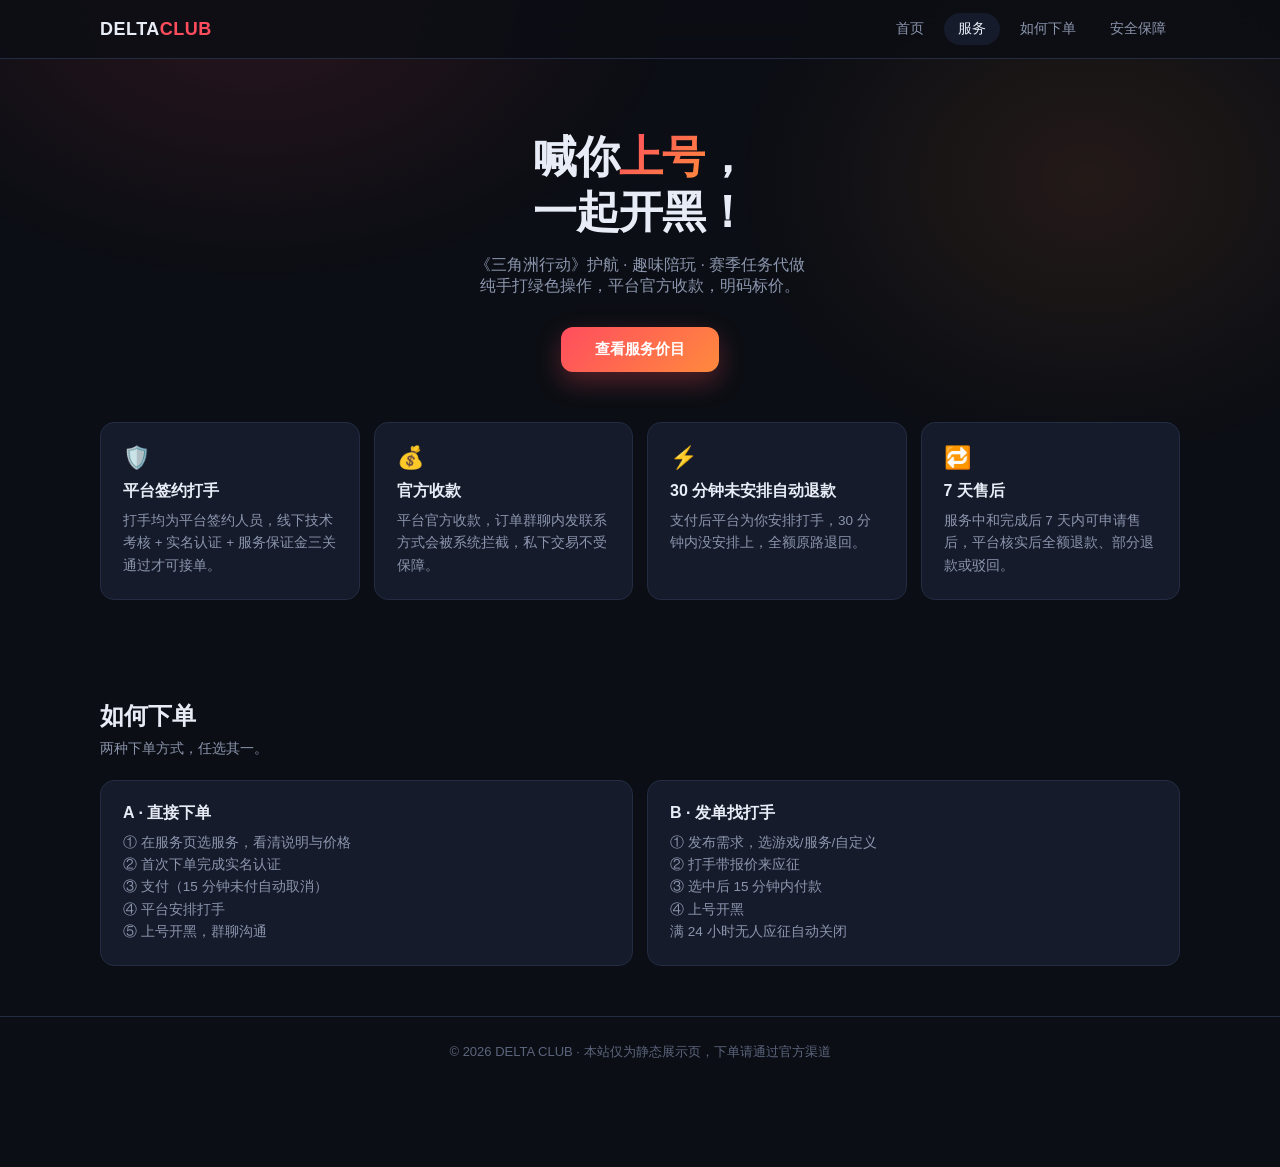
<file: index.html>
<!DOCTYPE html>
<html lang="zh-CN">
<head>
  <meta charset="UTF-8">
  <meta name="viewport" content="width=device-width, initial-scale=1.0">
  <title>三角洲护航 | 官方俱乐部</title>
  <meta name="description" content="三角洲行动护航、陪玩、赛季任务服务，平台官方收款，明码标价。">
  <link rel="stylesheet" href="css/style.css">
</head>
<body>

<header>
  <div class="wrap nav">
    <div class="logo">DELTA<span>CLUB</span></div>
    <nav class="nav-links">
      <a href="index.html">首页</a>
      <a href="services.html" class="active">服务</a>
      <a href="index.html#how">如何下单</a>
      <a href="index.html#safe">安全保障</a>
    </nav>
  </div>
</header>

<main class="wrap">
  <section class="hero">
    <h1>喊你<em>上号</em>，<br>一起开黑！</h1>
    <p>《三角洲行动》护航 · 趣味陪玩 · 赛季任务代做<br>纯手打绿色操作，平台官方收款，明码标价。</p>
    <a class="btn-main" href="services.html">查看服务价目</a>
  </section>

  <section class="features" id="safe">
    <div class="feature">
      <div class="ico">🛡️</div>
      <h3>平台签约打手</h3>
      <p>打手均为平台签约人员，线下技术考核 + 实名认证 + 服务保证金三关通过才可接单。</p>
    </div>
    <div class="feature">
      <div class="ico">💰</div>
      <h3>官方收款</h3>
      <p>平台官方收款，订单群聊内发联系方式会被系统拦截，私下交易不受保障。</p>
    </div>
    <div class="feature">
      <div class="ico">⚡</div>
      <h3>30 分钟未安排自动退款</h3>
      <p>支付后平台为你安排打手，30 分钟内没安排上，全额原路退回。</p>
    </div>
    <div class="feature">
      <div class="ico">🔁</div>
      <h3>7 天售后</h3>
      <p>服务中和完成后 7 天内可申请售后，平台核实后全额退款、部分退款或驳回。</p>
    </div>
  </section>

  <section class="page-head" id="how">
    <h2>如何下单</h2>
    <p>两种下单方式，任选其一。</p>
  </section>

  <section class="features" style="margin-bottom:50px">
    <div class="feature">
      <h3>A · 直接下单</h3>
      <p>① 在服务页选服务，看清说明与价格<br>② 首次下单完成实名认证<br>③ 支付（15 分钟未付自动取消）<br>④ 平台安排打手<br>⑤ 上号开黑，群聊沟通</p>
    </div>
    <div class="feature">
      <h3>B · 发单找打手</h3>
      <p>① 发布需求，选游戏/服务/自定义<br>② 打手带报价来应征<br>③ 选中后 15 分钟内付款<br>④ 上号开黑<br>满 24 小时无人应征自动关闭</p>
    </div>
  </section>
</main>

<footer>
  <div class="wrap">© 2026 DELTA CLUB · 本站仅为静态展示页，下单请通过官方渠道</div>
</footer>

</body>
</html>
</file>
<file: css/style.css>
:root {
  --bg: #0b0e14;
  --bg-soft: #111725;
  --card: #151b2b;
  --card-hover: #1b2336;
  --line: #232c42;
  --text: #e8ecf6;
  --text-dim: #8b95ad;
  --accent: #ff4d5e;
  --accent-2: #ff8a3d;
  --gold: #ffc453;
  --radius: 14px;
}

* { box-sizing: border-box; margin: 0; padding: 0; }

body {
  font-family: -apple-system, "PingFang SC", "Microsoft YaHei", sans-serif;
  background: var(--bg);
  color: var(--text);
  -webkit-font-smoothing: antialiased;
  padding-bottom: 80px;
}

/* 背景光晕 */
body::before {
  content: '';
  position: fixed;
  inset: 0;
  background:
    radial-gradient(600px 400px at 20% 0%, rgba(255, 77, 94, .12), transparent 70%),
    radial-gradient(500px 400px at 85% 20%, rgba(255, 138, 61, .10), transparent 70%);
  pointer-events: none;
  z-index: 0;
}

.wrap { max-width: 1120px; margin: 0 auto; padding: 0 20px; position: relative; z-index: 1; }

/* 顶栏 */
header {
  position: sticky; top: 0; z-index: 50;
  background: rgba(11, 14, 20, .82);
  backdrop-filter: blur(14px);
  border-bottom: 1px solid var(--line);
}
.nav { display: flex; align-items: center; gap: 12px; height: 58px; }
.logo { font-size: 18px; font-weight: 800; letter-spacing: .5px; }
.logo span { color: var(--accent); }
.nav-links { margin-left: auto; display: flex; gap: 6px; }
.nav-links a {
  color: var(--text-dim); text-decoration: none; font-size: 14px;
  padding: 7px 14px; border-radius: 999px; transition: .2s;
}
.nav-links a:hover, .nav-links a.active { color: var(--text); background: var(--card); }

/* 页头 */
.page-head { padding: 40px 0 22px; }
.page-head h1 { font-size: 30px; letter-spacing: -0.5px; }
.page-head p { color: var(--text-dim); margin-top: 8px; font-size: 14px; }

/* 分类 Tab */
.tabs {
  display: flex; gap: 8px; overflow-x: auto;
  padding: 6px 0 18px; scrollbar-width: none;
}
.tabs::-webkit-scrollbar { display: none; }
.tab {
  flex: 0 0 auto; cursor: pointer; user-select: none;
  padding: 9px 18px; border-radius: 999px; font-size: 14px;
  background: var(--bg-soft); border: 1px solid var(--line);
  color: var(--text-dim); transition: .2s; white-space: nowrap;
}
.tab:hover { color: var(--text); border-color: #35405e; }
.tab.on {
  background: linear-gradient(135deg, var(--accent), var(--accent-2));
  border-color: transparent; color: #fff; font-weight: 600;
  box-shadow: 0 6px 18px rgba(255, 77, 94, .28);
}

/* 服务卡片 */
.grid {
  display: grid; gap: 14px;
  grid-template-columns: repeat(auto-fill, minmax(300px, 1fr));
}
.card {
  background: var(--card); border: 1px solid var(--line);
  border-radius: var(--radius); padding: 20px;
  display: flex; flex-direction: column; gap: 10px;
  transition: transform .22s, border-color .22s, box-shadow .22s;
  animation: rise .38s ease both;
}
.card:hover {
  transform: translateY(-4px);
  border-color: rgba(255, 77, 94, .45);
  box-shadow: 0 14px 34px rgba(0, 0, 0, .45);
}
@keyframes rise { from { opacity: 0; transform: translateY(14px); } }

.card-top { display: flex; align-items: flex-start; gap: 10px; }
.card-name { font-size: 17px; font-weight: 700; }
.badges { display: flex; gap: 6px; flex-wrap: wrap; margin-left: auto; }
.badge {
  font-size: 11px; padding: 3px 8px; border-radius: 6px;
  background: rgba(255, 196, 83, .14); color: var(--gold);
  border: 1px solid rgba(255, 196, 83, .28);
}
.badge.hot { background: rgba(255, 77, 94, .14); color: #ff7b87; border-color: rgba(255, 77, 94, .3); }

.card-desc { color: var(--text-dim); font-size: 13.5px; line-height: 1.6; min-height: 22px; }
.card-note { font-size: 12px; color: #6c7690; }

.card-foot { display: flex; align-items: flex-end; gap: 12px; margin-top: auto; padding-top: 6px; }
.price { color: var(--accent); font-size: 26px; font-weight: 800; line-height: 1; }
.price small { font-size: 13px; font-weight: 500; color: var(--text-dim); }
.btn-consult {
  margin-left: auto; cursor: pointer; border: 0;
  padding: 9px 20px; border-radius: 10px; font-size: 14px; font-weight: 600;
  color: #fff; background: linear-gradient(135deg, var(--accent), var(--accent-2));
  transition: .2s; font-family: inherit;
}
.btn-consult:hover { filter: brightness(1.1); transform: translateY(-1px); }

/* 首页 hero */
.hero { padding: 70px 0 50px; text-align: center; }
.hero h1 { font-size: 44px; line-height: 1.25; letter-spacing: -1px; }
.hero h1 em {
  font-style: normal;
  background: linear-gradient(135deg, var(--accent), var(--accent-2));
  -webkit-background-clip: text; background-clip: text; color: transparent;
}
.hero p { color: var(--text-dim); margin: 16px 0 30px; font-size: 16px; }
.btn-main {
  display: inline-block; text-decoration: none; color: #fff;
  padding: 13px 34px; border-radius: 12px; font-weight: 700; font-size: 15px;
  background: linear-gradient(135deg, var(--accent), var(--accent-2));
  box-shadow: 0 10px 26px rgba(255, 77, 94, .3); transition: .2s;
}
.btn-main:hover { transform: translateY(-2px); filter: brightness(1.08); }

.features { display: grid; gap: 14px; grid-template-columns: repeat(auto-fit, minmax(230px, 1fr)); margin-bottom: 60px; }
.feature { background: var(--card); border: 1px solid var(--line); border-radius: var(--radius); padding: 22px; }
.feature h3 { font-size: 16px; margin-bottom: 8px; }
.feature p { color: var(--text-dim); font-size: 13.5px; line-height: 1.65; }
.feature .ico { font-size: 22px; margin-bottom: 10px; }

/* 弹窗 */
.modal {
  position: fixed; inset: 0; z-index: 100;
  background: rgba(0, 0, 0, .65); backdrop-filter: blur(4px);
  display: none; align-items: center; justify-content: center; padding: 20px;
}
.modal.on { display: flex; }
.modal-box {
  background: var(--card); border: 1px solid var(--line);
  border-radius: 18px; padding: 28px; width: 100%; max-width: 380px;
  animation: pop .26s cubic-bezier(.2, .9, .3, 1.2) both;
}
@keyframes pop { from { opacity: 0; transform: scale(.9) translateY(10px); } }
.modal-box h3 { font-size: 19px; margin-bottom: 4px; }
.modal-box .sub { color: var(--text-dim); font-size: 13px; margin-bottom: 18px; }
.contact-row {
  display: flex; justify-content: space-between; align-items: center;
  padding: 12px 14px; background: var(--bg-soft);
  border: 1px solid var(--line); border-radius: 10px; margin-bottom: 10px; font-size: 14px;
}
.contact-row span { color: var(--text-dim); }
.contact-row b { font-family: ui-monospace, Consolas, monospace; }
.modal-close {
  width: 100%; margin-top: 12px; padding: 11px; cursor: pointer;
  background: var(--bg-soft); border: 1px solid var(--line);
  color: var(--text-dim); border-radius: 10px; font-size: 14px; font-family: inherit;
}
.modal-close:hover { color: var(--text); }

footer { border-top: 1px solid var(--line); padding: 26px 0; text-align: center; color: #5c657d; font-size: 13px; }

@media (max-width: 640px) {
  .hero h1 { font-size: 32px; }
  .page-head h1 { font-size: 24px; }
  .nav-links a { padding: 7px 10px; font-size: 13px; }
}
</file>
